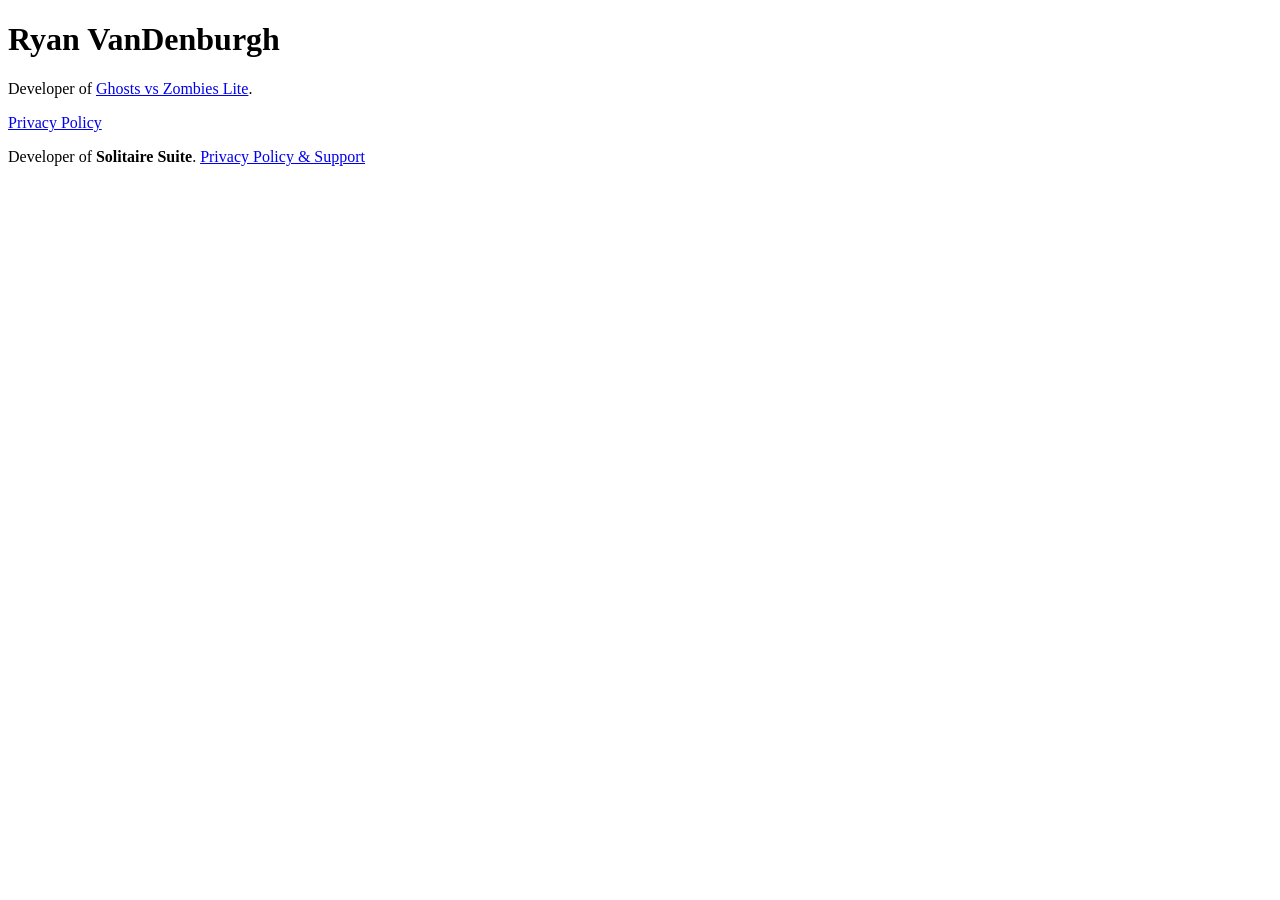
<file: index.html>
<!DOCTYPE html>
<html>
<head><title>Ryan VanDenburgh</title></head>
<body>
<h1>Ryan VanDenburgh</h1>
<p>Developer of <a href="https://apps.apple.com/app/id6792355923">Ghosts vs Zombies Lite</a>.</p>
<p><a href="https://ryanvandenburgh.github.io/ghostvszombieslite-privacy/">Privacy Policy</a></p>
<p>Developer of <strong>Solitaire Suite</strong>. <a href="https://ryanvandenburgh.github.io/solitairesuite-privacy/">Privacy Policy &amp; Support</a></p>
</body>
</html>
</file>
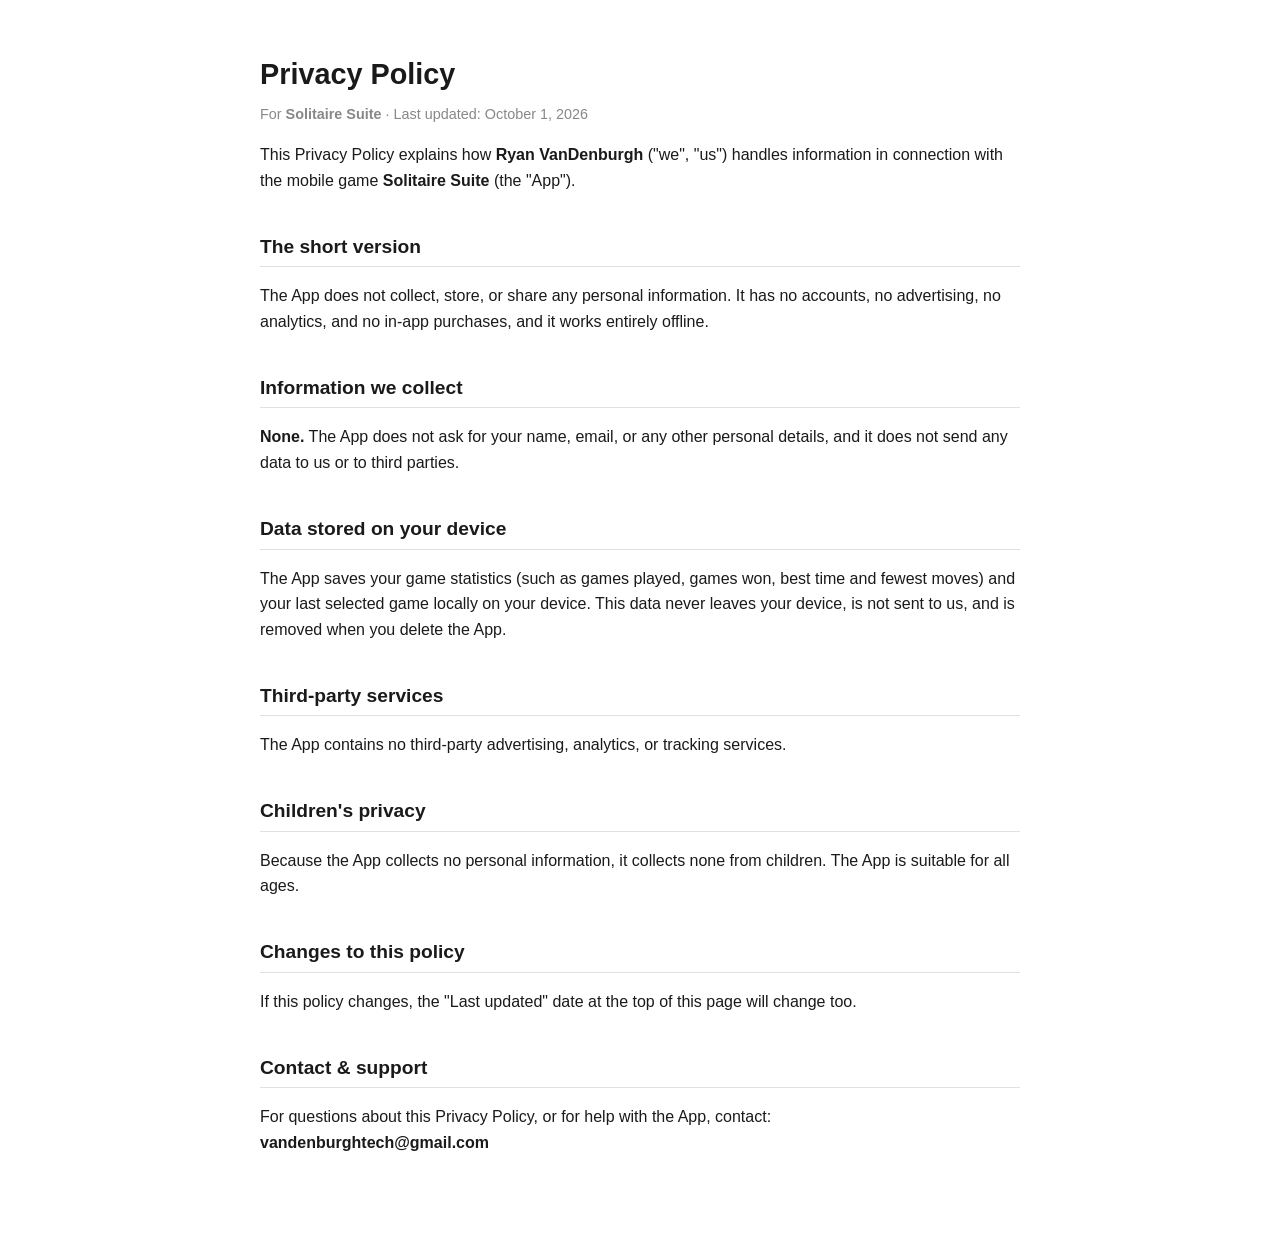
<file: solitairesuite-privacy/index.html>
<!DOCTYPE html>
<html lang="en">
<head>
<meta charset="utf-8">
<meta name="viewport" content="width=device-width, initial-scale=1">
<title>Privacy Policy &mdash; Solitaire Suite</title>
<style>
  :root { color-scheme: light dark; }
  body {
    font-family: -apple-system, BlinkMacSystemFont, "Segoe UI", Roboto, Helvetica, Arial, sans-serif;
    line-height: 1.6;
    max-width: 760px;
    margin: 0 auto;
    padding: 32px 20px 64px;
    color: #1a1a1a;
    background: #ffffff;
  }
  @media (prefers-color-scheme: dark) {
    body { color: #e6e6e6; background: #121216; }
    a { color: #7aa2ff; }
  }
  h1 { font-size: 1.8rem; margin-bottom: 0.2em; }
  h2 { font-size: 1.2rem; margin-top: 2em; border-bottom: 1px solid rgba(128,128,128,0.25); padding-bottom: 0.2em; }
  .updated { color: #888; font-size: 0.9rem; margin-top: 0; }
  a { color: #2456d6; }
</style>
</head>
<body>

<h1>Privacy Policy</h1>
<p class="updated">For <strong>Solitaire Suite</strong> &middot; Last updated: October 1, 2026</p>

<p>
This Privacy Policy explains how <strong>Ryan VanDenburgh</strong> ("we", "us")
handles information in connection with the mobile game
<strong>Solitaire Suite</strong> (the "App").
</p>

<h2>The short version</h2>
<p>
The App does not collect, store, or share any personal information. It has no
accounts, no advertising, no analytics, and no in-app purchases, and it works
entirely offline.
</p>

<h2>Information we collect</h2>
<p>
<strong>None.</strong> The App does not ask for your name, email, or any other
personal details, and it does not send any data to us or to third parties.
</p>

<h2>Data stored on your device</h2>
<p>
The App saves your game statistics (such as games played, games won, best time
and fewest moves) and your last selected game locally on your device. This data
never leaves your device, is not sent to us, and is removed when you delete the App.
</p>

<h2>Third-party services</h2>
<p>
The App contains no third-party advertising, analytics, or tracking services.
</p>

<h2>Children's privacy</h2>
<p>
Because the App collects no personal information, it collects none from children.
The App is suitable for all ages.
</p>

<h2>Changes to this policy</h2>
<p>
If this policy changes, the "Last updated" date at the top of this page will change too.
</p>

<h2 id="contact">Contact &amp; support</h2>
<p>
For questions about this Privacy Policy, or for help with the App, contact:
<br>
<strong>vandenburghtech@gmail.com</strong>
</p>

</body>
</html>
</file>
